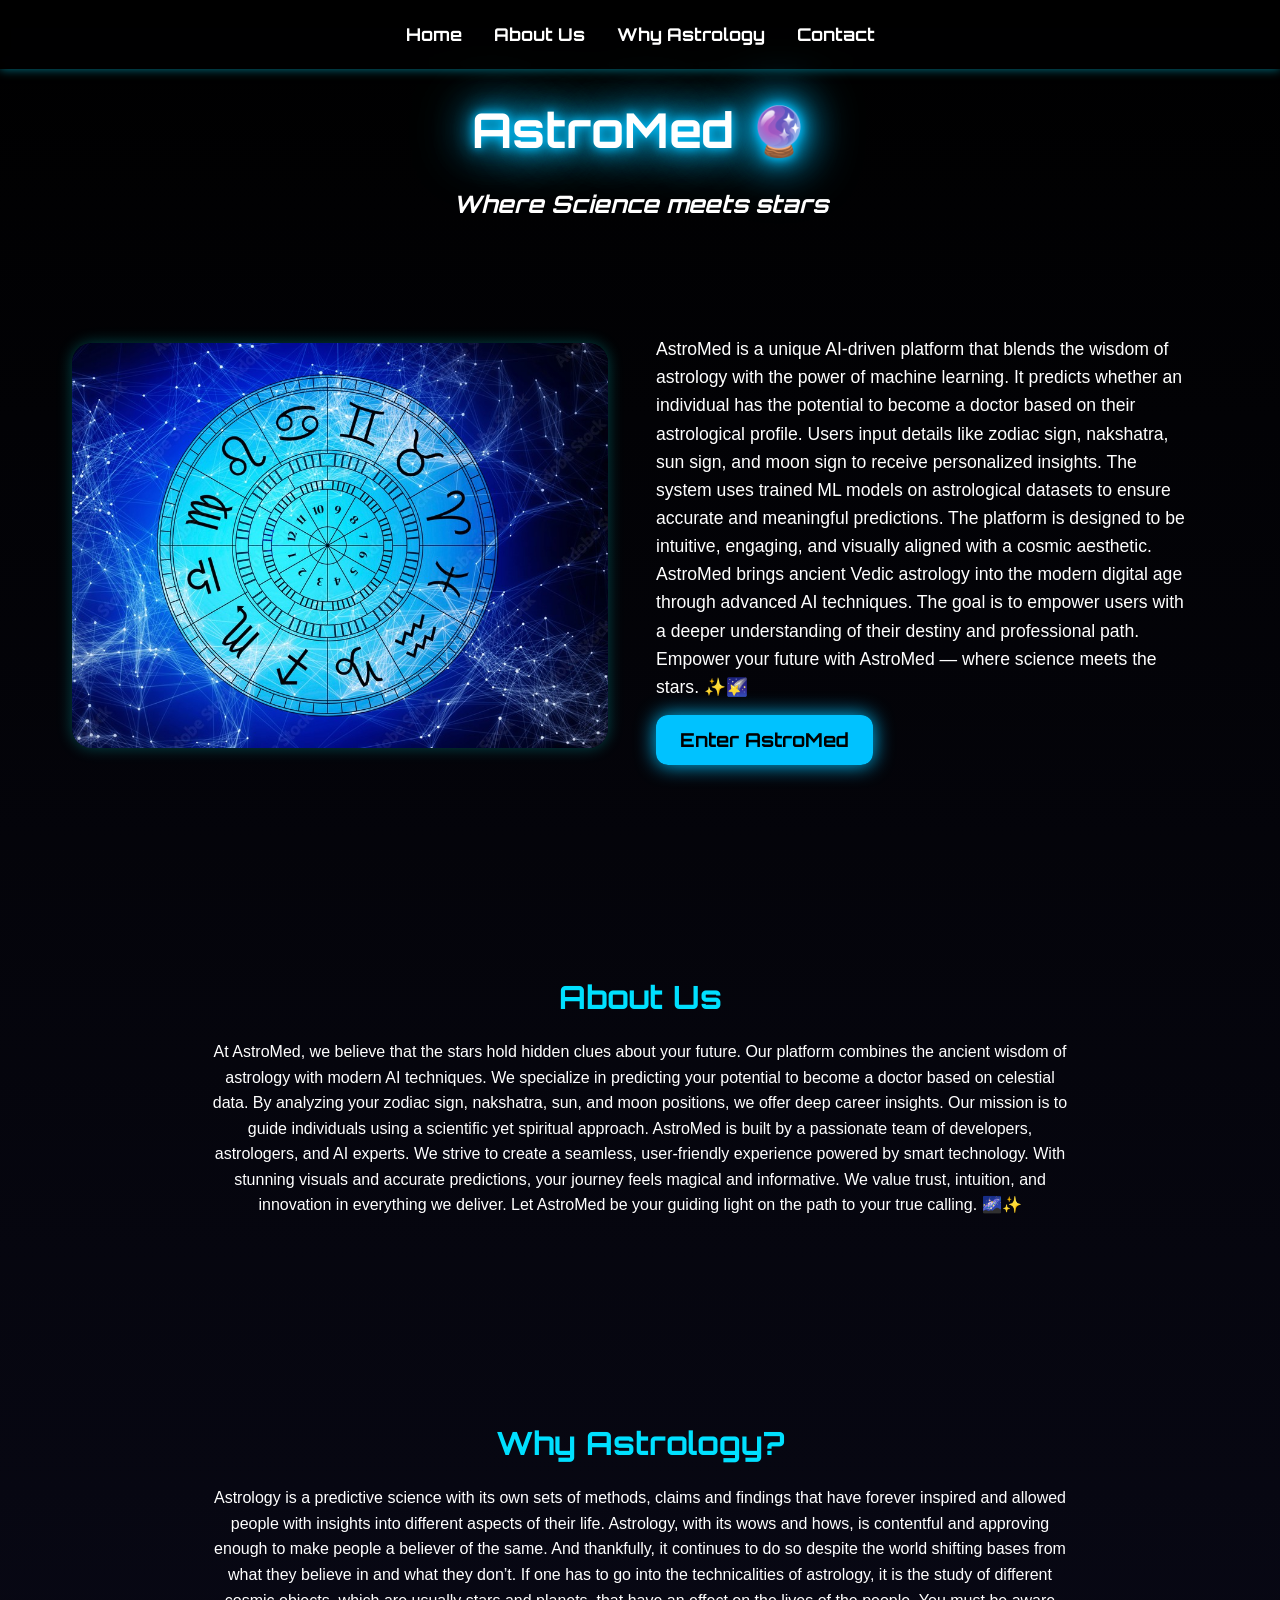
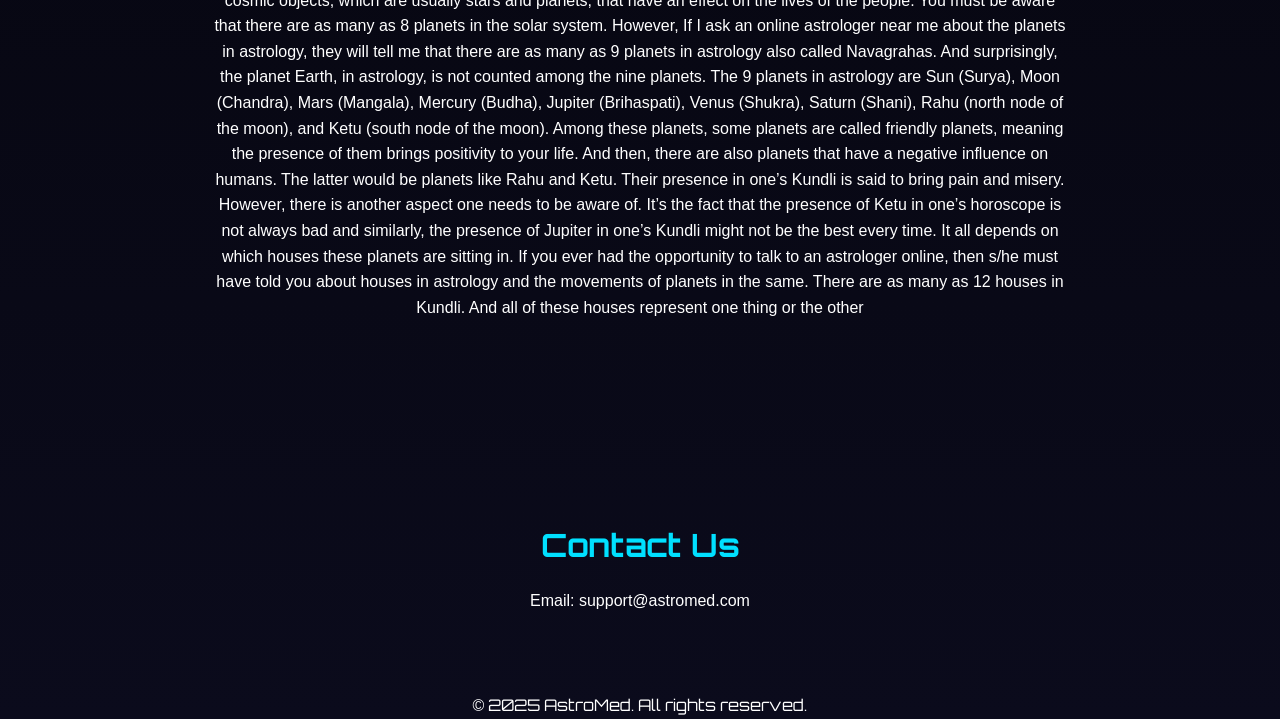
<file: template/index.html>
<!DOCTYPE html>
<html lang="en">
<head>
  <meta charset="UTF-8" />
  <meta name="viewport" content="width=device-width, initial-scale=1.0"/>
  <title>AstroMed - Unlock Your Destiny</title>
  <link rel="stylesheet" href="../css/style_land.css"/>
  <link href="https://fonts.googleapis.com/css2?family=Orbitron&display=swap" rel="stylesheet">
</head>
<body class="landing-page">
    <div class="video-background">
        <video autoplay loop muted>
          <source src="../css/images/1877846-hd_1920_1080_30fps.mp4" type="video/mp4">
          Your browser does not support the video tag.
        </video>
      </div>
  <nav class="navbar">
    <ul>
      <li><a href="#home">Home</a></li>
      <li><a href="#about">About Us</a></li>
      <li><a href="#importance">Why Astrology</a></li>
      <li><a href="#contact">Contact</a></li>
    </ul>
  </nav>

  <section class="hero-section">
    <h1 class="glow-text">AstroMed 🔮</h1>
    
    <h2><i>Where Science meets stars</i></h2>
  </section>
  
  <section id="home" class="intro-section">
    <div class="intro-image">
      <img src="../css/images/AdobeStock_196049740_Preview.jpeg" alt="Astrology Illustration" />
    </div>
    <div class="intro-content">
      <p>
        AstroMed is a unique AI-driven platform that blends the wisdom of astrology with the power of machine learning.
It predicts whether an individual has the potential to become a doctor based on their astrological profile.
Users input details like zodiac sign, nakshatra, sun sign, and moon sign to receive personalized insights.
The system uses trained ML models on astrological datasets to ensure accurate and meaningful predictions.
The platform is designed to be intuitive, engaging, and visually aligned with a cosmic aesthetic.
AstroMed brings ancient Vedic astrology into the modern digital age through advanced AI techniques.
The goal is to empower users with a deeper understanding of their destiny and professional path.
Empower your future with AstroMed — where science meets the stars. ✨🌠
      </p>
      <a href="astromed.html" class="astro-button">Enter AstroMed</a>
    </div>
  </section>
  

  <section id="about" class="section fade-in">
    <h2>About Us</h2>
    <p>At AstroMed, we believe that the stars hold hidden clues about your future.
      Our platform combines the ancient wisdom of astrology with modern AI techniques.
      We specialize in predicting your potential to become a doctor based on celestial data.
      By analyzing your zodiac sign, nakshatra, sun, and moon positions, we offer deep career insights.
      Our mission is to guide individuals using a scientific yet spiritual approach.
      AstroMed is built by a passionate team of developers, astrologers, and AI experts.
      We strive to create a seamless, user-friendly experience powered by smart technology.
      With stunning visuals and accurate predictions, your journey feels magical and informative.
      We value trust, intuition, and innovation in everything we deliver.
      Let AstroMed be your guiding light on the path to your true calling. 🌌✨</p>
  </section>

  <section id="importance" class="section fade-in">
    <h2>Why Astrology?</h2>
    <p >Astrology is a predictive science with its own sets of methods, claims and findings that have forever inspired and allowed people with insights into different aspects of their life. Astrology, with its wows and hows, is contentful and approving enough to make people a believer of the same. And thankfully, it continues to do so despite the world shifting bases from what they believe in and what they don’t.
      If one has to go into the technicalities of astrology, it is the study of different cosmic objects, which are usually stars and planets, that have an effect on the lives of the people. You must be aware that there are as many as 8 planets in the solar system. However, If I ask an online astrologer near me about the planets in astrology, they will tell me that there are as many as 9 planets in astrology also called Navagrahas. And surprisingly, the planet Earth, in astrology, is not counted among the nine planets.
      The 9 planets in astrology are Sun (Surya), Moon (Chandra), Mars (Mangala), Mercury (Budha), Jupiter (Brihaspati), Venus (Shukra), Saturn (Shani), Rahu (north node of the moon), and Ketu (south node of the moon).
      Among these planets, some planets are called friendly planets, meaning the presence of them brings positivity to your life. And then, there are also planets that have a negative influence on humans. The latter would be planets like Rahu and Ketu. Their presence in one’s Kundli is said to bring pain and misery. However, there is another aspect one needs to be aware of. It’s the fact that the presence of Ketu in one’s horoscope is not always bad and similarly, the presence of Jupiter in one’s Kundli might not be the best every time.
      It all depends on which houses these planets are sitting in. If you ever had the opportunity to talk to an astrologer online, then s/he must have told you about houses in astrology and the movements of planets in the same. There are as many as 12 houses in Kundli. And all of these houses represent one thing or the other</p>
  </section>

  <section id="contact" class="section fade-in">
    <h2>Contact Us</h2>
    <p >Email: support@astromed.com</p>
  </section>

  <footer>
    <p>© 2025 AstroMed. All rights reserved.</p>
  </footer>

  <script>
    // Fade-in animation on scroll
    const faders = document.querySelectorAll('.fade-in');
    const observer = new IntersectionObserver((entries) => {
      entries.forEach(entry => {
        if (entry.isIntersecting) {
          entry.target.classList.add('appear');
        }
      });
    }, {
      threshold: 0.3
    });

    faders.forEach(fade => observer.observe(fade));
  </script>
</body>
</html>
</file>
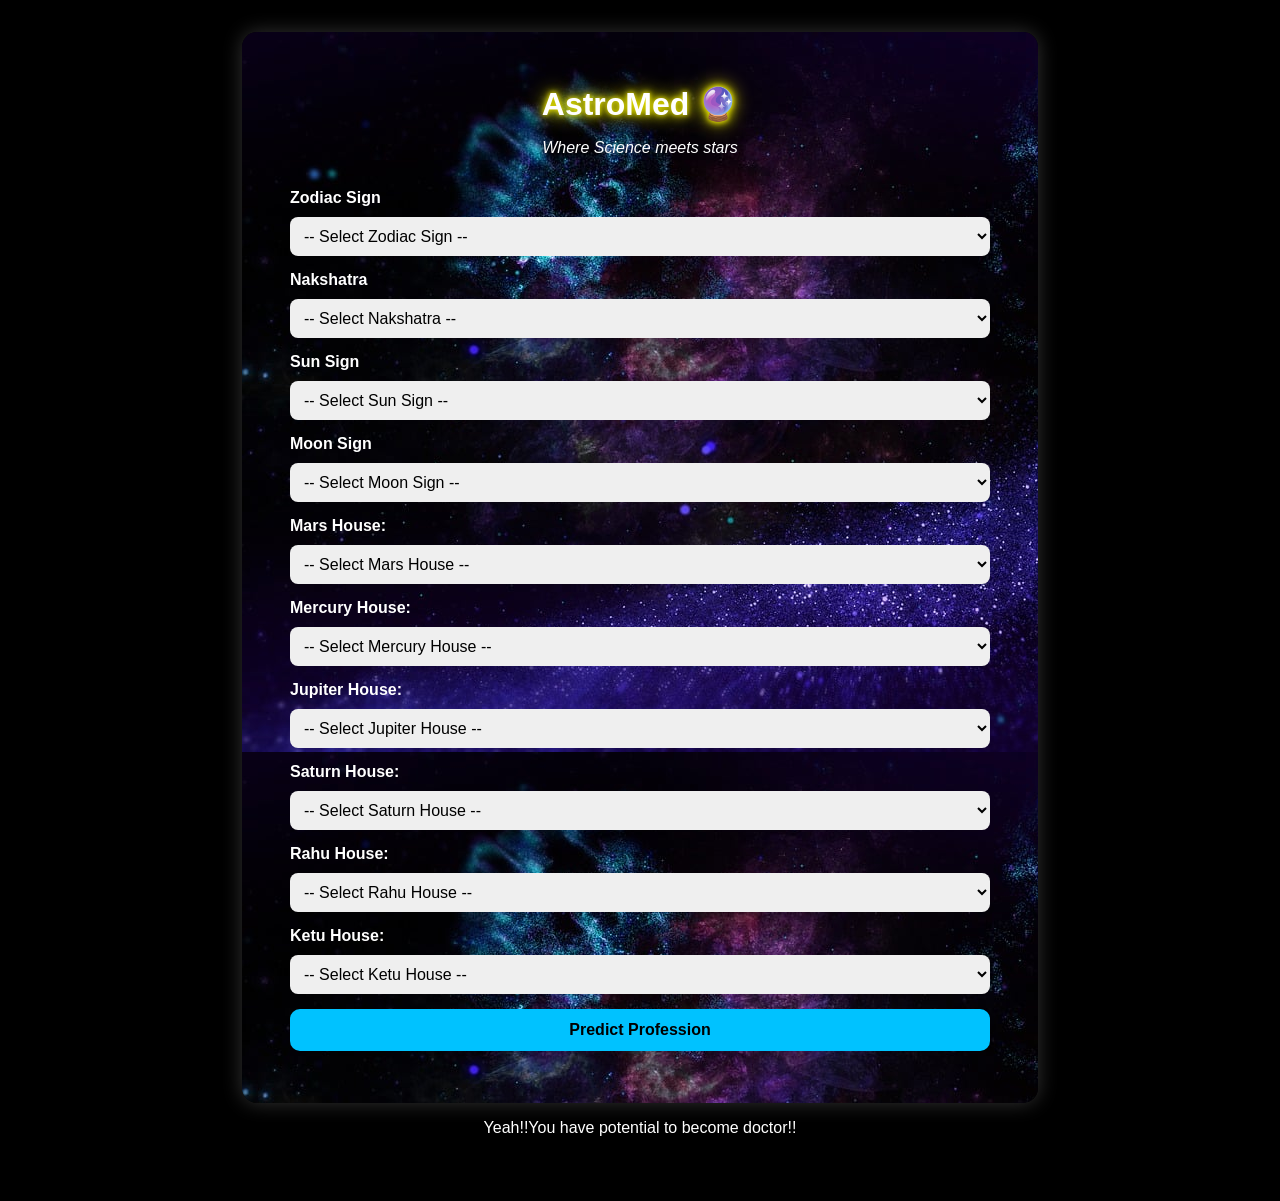
<file: template/astromed.html>
<!DOCTYPE html>
<html lang="en">
<head>
  <meta charset="UTF-8" />
  <meta name="viewport" content="width=device-width, initial-scale=1.0"/>
  <title>AstroMed - Doctor Prediction</title>
  <link rel="stylesheet" href="../css/styles.css"/>
</head>
<body>
  <div class="container">
    <h1>AstroMed 🔮</h1>
    <p><i>Where Science meets stars</i></p>

    <form id="astro-form">
      <label for="zodiac">Zodiac Sign</label>
      <select id="zodiac" name="zodiac" required>
        <option value="">-- Select Zodiac Sign --</option>
        <option value="aries">Aries</option>
        <option value="taurus">Taurus</option>
        <option value="gemini">Gemini</option>
        <option value="cancer">Cancer</option>
        <option value="leo">Leo</option>
        <option value="virgo">Virgo</option>
        <option value="libra">Libra</option>
        <option value="scorpio">Scorpio</option>
        <option value="sagittarius">Sagittarius</option>
        <option value="capricorn">Capricorn</option>
        <option value="aquarius">Aquarius</option>
        <option value="pisces">Pisces</option>
      </select>

      <label for="nakshatra">Nakshatra</label>
      <select id="nakshatra" name="nakshatra" required>
      <option value="">-- Select Nakshatra --</option>
      <option value="Ashwini">Ashwini</option>
      <option value="Bharani">Bharani</option>
      <option value="Krittika">Krittika</option>
      <option value="Rohini">Rohini</option>
      <option value="Mrigashira">Mrigashira</option>
      <option value="Ardra">Ardra</option>
      <option value="Punarvasu">Punarvasu</option>
      <option value="Pushya">Pushya</option>
      <option value="Ashlesha">Ashlesha</option>
      <option value="Magha">Magha</option>
      <option value="Purva Phalguni">Purva Phalguni</option>
      <option value="Uttara Phalguni">Uttara Phalguni</option>
      <option value="Hasta">Hasta</option>
      <option value="Chitra">Chitra</option>
      <option value="Swati">Swati</option>
      <option value="Vishakha">Vishakha</option>
      <option value="Anuradha">Anuradha</option>
      <option value="Jyeshtha">Jyeshtha</option>
      <option value="Mula">Mula</option>
      <option value="Purva Ashadha">Purva Ashadha</option>
      <option value="Uttara Ashadha">Uttara Ashadha</option>
      <option value="Shravana">Shravana</option>
      <option value="Dhanishta">Dhanishta</option>
      <option value="Shatabhisha">Shatabhisha</option>
      <option value="Purva Bhadrapada">Purva Bhadrapada</option>
      <option value="Uttara Bhadrapada">Uttara Bhadrapada</option>
      <option value="Revati">Revati</option>
      </select>


      <label for="sunsign">Sun Sign</label>
      <select id="sunsign" name="sunsign" required>
        <option value="">-- Select Sun Sign --</option>
        <option value="aries">Aries</option>
        <option value="taurus">Taurus</option>
        <option value="gemini">Gemini</option>
        <option value="cancer">Cancer</option>
        <option value="leo">Leo</option>
        <option value="virgo">Virgo</option>
        <option value="libra">Libra</option>
        <option value="scorpio">Scorpio</option>
        <option value="sagittarius">Sagittarius</option>
        <option value="capricorn">Capricorn</option>
        <option value="aquarius">Aquarius</option>
        <option value="pisces">Pisces</option>
      </select>

      <label for="moonsign">Moon Sign</label>
      <select id="moonsign" name="moonsign" required>
        <option value="">-- Select Moon Sign --</option>
        <option value="aries">Aries</option>
        <option value="taurus">Taurus</option>
        <option value="gemini">Gemini</option>
        <option value="cancer">Cancer</option>
        <option value="leo">Leo</option>
        <option value="virgo">Virgo</option>
        <option value="libra">Libra</option>
        <option value="scorpio">Scorpio</option>
        <option value="sagittarius">Sagittarius</option>
        <option value="capricorn">Capricorn</option>
        <option value="aquarius">Aquarius</option>
        <option value="pisces">Pisces</option>
      </select>

      <label for="marsHouse">Mars House:</label>
      <select id="marsHouse" name="marsHouse">
        <option value="">-- Select Mars House --</option>
        <option value="1">1</option>
        <option value="2">2</option>
        <option value="3">3</option>
        <option value="4">4</option>
        <option value="5">5</option>
        <option value="6">6</option>
        <option value="7">7</option>
        <option value="8">8</option>
        <option value="9">9</option>
        <option value="10">10</option>
        <option value="11">11</option>
        <option value="12">12</option>
      </select>
      <label for="merHouse">Mercury House:</label>
      <select id="merHouse" name="merHouse">
        <option value="">-- Select Mercury House --</option>
        <option value="1">1</option>
        <option value="2">2</option>
        <option value="3">3</option>
        <option value="4">4</option>
        <option value="5">5</option>
        <option value="6">6</option>
        <option value="7">7</option>
        <option value="8">8</option>
        <option value="9">9</option>
        <option value="10">10</option>
        <option value="11">11</option>
        <option value="12">12</option>
      </select>
      <label for="jupHouse">Jupiter House:</label>
      <select id="jupHouse" name="jupHouse">
        <option value="">-- Select Jupiter House --</option>
        <option value="1">1</option>
        <option value="2">2</option>
        <option value="3">3</option>
        <option value="4">4</option>
        <option value="5">5</option>
        <option value="6">6</option>
        <option value="7">7</option>
        <option value="8">8</option>
        <option value="9">9</option>
        <option value="10">10</option>
        <option value="11">11</option>
        <option value="12">12</option>
      </select>
      <label for="satHouse">Saturn House:</label>
      <select id="satHouse" name="satHouse">
        <option value="">-- Select Saturn House --</option>
        <option value="1">1</option>
        <option value="2">2</option>
        <option value="3">3</option>
        <option value="4">4</option>
        <option value="5">5</option>
        <option value="6">6</option>
        <option value="7">7</option>
        <option value="8">8</option>
        <option value="9">9</option>
        <option value="10">10</option>
        <option value="11">11</option>
        <option value="12">12</option>
      </select>
      <label for="rahuHouse">Rahu House:</label>
      <select id="rahuHouse" name="rahuHouse">
        <option value="">-- Select Rahu House --</option>
        <option value="1">1</option>
        <option value="2">2</option>
        <option value="3">3</option>
        <option value="4">4</option>
        <option value="5">5</option>
        <option value="6">6</option>
        <option value="7">7</option>
        <option value="8">8</option>
        <option value="9">9</option>
        <option value="10">10</option>
        <option value="11">11</option>
        <option value="12">12</option>
      </select>
      <label for="ketuHouse">Ketu House:</label>
      <select id="ketuHouse" name="ketuHouse">
        <option value="">-- Select Ketu House --</option>
        <option value="1">1</option>
        <option value="2">2</option>
        <option value="3">3</option>
        <option value="4">4</option>
        <option value="5">5</option>
        <option value="6">6</option>
        <option value="7">7</option>
        <option value="8">8</option>
        <option value="9">9</option>
        <option value="10">10</option>
        <option value="11">11</option>
        <option value="12">12</option>
      </select>
  


      <button type="submit">Predict Profession</button>
    </form>

    <div id="prediction-result"></div>
  </div>
  <p>Yeah!!You have potential to become doctor!!</p>
  <script src="../script.js"></script>
</body>
</html>
</file>
<file: css/style_land.css>
/* Reset and base styling */
* {
    box-sizing: border-box;
    margin: 0;
    padding: 0;
    scroll-behavior: smooth;
  }

  
  body {
    font-family: 'Orbitron', sans-serif;
    background: linear-gradient(180deg, #000000, #0b0b1c);
    color: white;
    line-height: 1.6;
  }
/*video */
  .video-background {
    position: fixed;
    top: 0;
    left: 0;
    width: 100%;
    height: 100%;
    z-index: -1;
  }
  
  video {
    width: 100%;
    height: 100%;
    object-fit: cover;
  }
  
  /* Navbar */
  .navbar {
    position: fixed;
    top: 0;
    width: 100%;
    padding: 1rem 0;
    z-index: 1;
    color:white;
    text-align: center;
    padding:20px;
    backdrop-filter: blur(5px);
    box-shadow: 0 0 10px #00e0ff88;
  }
  
  .navbar ul {
    display: flex;
    justify-content: center;
    gap: 2rem;
    list-style: none;
  }
  
  .navbar a {
    color: white;
    text-decoration: none;
    font-weight: bold;
    font-size: 1.1rem;
    transition: color 0.3s ease;
  }
  
  .navbar a:hover {
    color: #fff;
  }
  
  /* Section styling */
  .section {
    padding: 120px 20px 80px;
    max-width: 900px;
    margin: auto;
    text-align: center;
    position: relative;
  }
  
  /* Home Section */
  .home-section {
    display: flex;
    flex-direction: column;
    justify-content: center;
    align-items: center;
    height: 80vh;
    padding-top: 10px;
  }
  
  /* Glowing title */
  .glow-text {
    font-size: 3rem;
    text-shadow:
      0 0 10px #00c2ff,
      0 0 20px #00c2ff,
      0 0 40px #00c2ff,
      0 0 60px #00c2ff;
    margin: 2rem 0 1rem;
  }
  .hero-section {
    text-align: center;
    padding-top: 60px;
    padding-bottom: 1rem;
  }
  
  .intro-section {
    display: flex;
    flex-direction: row;
    justify-content: center;
    align-items: center;
    padding: 3rem 2rem;
    gap: 2rem;
    border-radius: 20px;
    margin: 2rem auto;
    max-width: 1200px;
    flex-wrap: nowrap; /* keep image and text side by side on larger screens */
  }
  
  .intro-image {
    flex: 1;
    display: flex;
    justify-content: center;
  }
  
  .intro-image img {
    max-width: 100%;
    height: auto;
    border-radius: 20px;
    box-shadow: 0 0 15px rgba(0, 230, 230, 0.3);
  }
  
  .intro-content {
    font-family: 'Franklin Gothic Medium', 'Arial Narrow', Arial, sans-serif;
    flex: 1;
    color: white;
    text-align: left;
    padding: 1rem;
  }
  
  .intro-content h2 {
    font-size: 2rem;
    margin-bottom: 1rem;
  }
  
  .intro-content p {
    font-size: 1.1rem;
    margin-bottom: 1.5rem;
  }
  

  
  
  /* AstroMed action button */
  .astro-button {
    font-family: 'Orbitron', sans-serif;
    background-color: #00c2ff;
    color: black;
    padding: 0.8rem 1.5rem;
    font-size: 1.2rem;
    border: none;
    border-radius: 12px;
    cursor: pointer;
    box-shadow: 0 0 20px #00c2ff;
    transition: all 0.3s ease;
    text-decoration: none;
    font-weight: bold;
    margin-top: 20px;
  }
  
  .astro-button:hover {
    background-color: #00a0d6;
    box-shadow: 0 0 30px #00e0ff;
  }
  
  
  /* Section titles */
  .section h2 {
    font-size: 2rem;
    margin-bottom: 1rem;
    color: #00e0ff;
    text-shadow: 0 0 10
  }
  .section.fade-in p{
    font-family: 'Franklin Gothic Medium', 'Arial Narrow', Arial, sans-serif;
    margin: 0;
  }
  footer{
    text-align: center;
  }
</file>
<file: css/styles.css>
/* Set background image for the whole page */
body {
    margin: 0;
    padding: 0;
    font-family: 'Segoe UI', sans-serif;
    background: black;
    background-size: cover;
    background-repeat: no-repeat;
    background-position: center;
    color: #fff;
    min-height: 100vh;
    display: flex;
    flex-direction: column;
    align-items: center;
    justify-content: flex-start;
    padding: 2rem 1rem;
    
      
  }
 
  /* Center container */
  .container {
    background-image: url('images/space-3546765_1280.jpg'); /* translucent black for contrast */
    padding: 2rem 3rem;
    border-radius: 15px;
    box-shadow: 0 0 20px rgba(255, 255, 255, 0.2);
    width: 100%;
    max-width: 700px;
  }
  
  /* Heading */
  h1 {
    text-align: center;
    font-size: 2rem;
    margin-bottom: 0.5rem; /* Sea blue text color */
    text-shadow: 0 0 5px #e6e200, 0 0 10px #e6e200, 0 0 20px #e6e200;
  }
  
  p {
    text-align: center;
    margin-bottom: 2rem;
  }
  
  /* Form styles */
  form label {
    display: block;
    margin-bottom:10px;
    font-weight: bold;
  }
  
  form input,
  form select {
    width: 100%;
    padding: 10px;
    margin-bottom: 15px;
    border: none;
    border-radius: 8px;
    font-size: 1rem;
  }
  
  /* Button styles */
  button {
    width: 100%;
    padding: 12px;
    font-size: 1rem;
    font-weight: bold;
    background-color: #00c2ff;
    color: #000;
    border: none;
    border-radius: 10px;
    cursor: pointer;
    transition: background 0.3s;
  }
  
  button:hover {
    background-color: #00a0d6;
  }
  
  /* Prediction result */
  #prediction-result {
    margin-top: 20px;
    text-align: center;
    font-size: 1.1rem;
    font-style: italic;
  }
</file>
